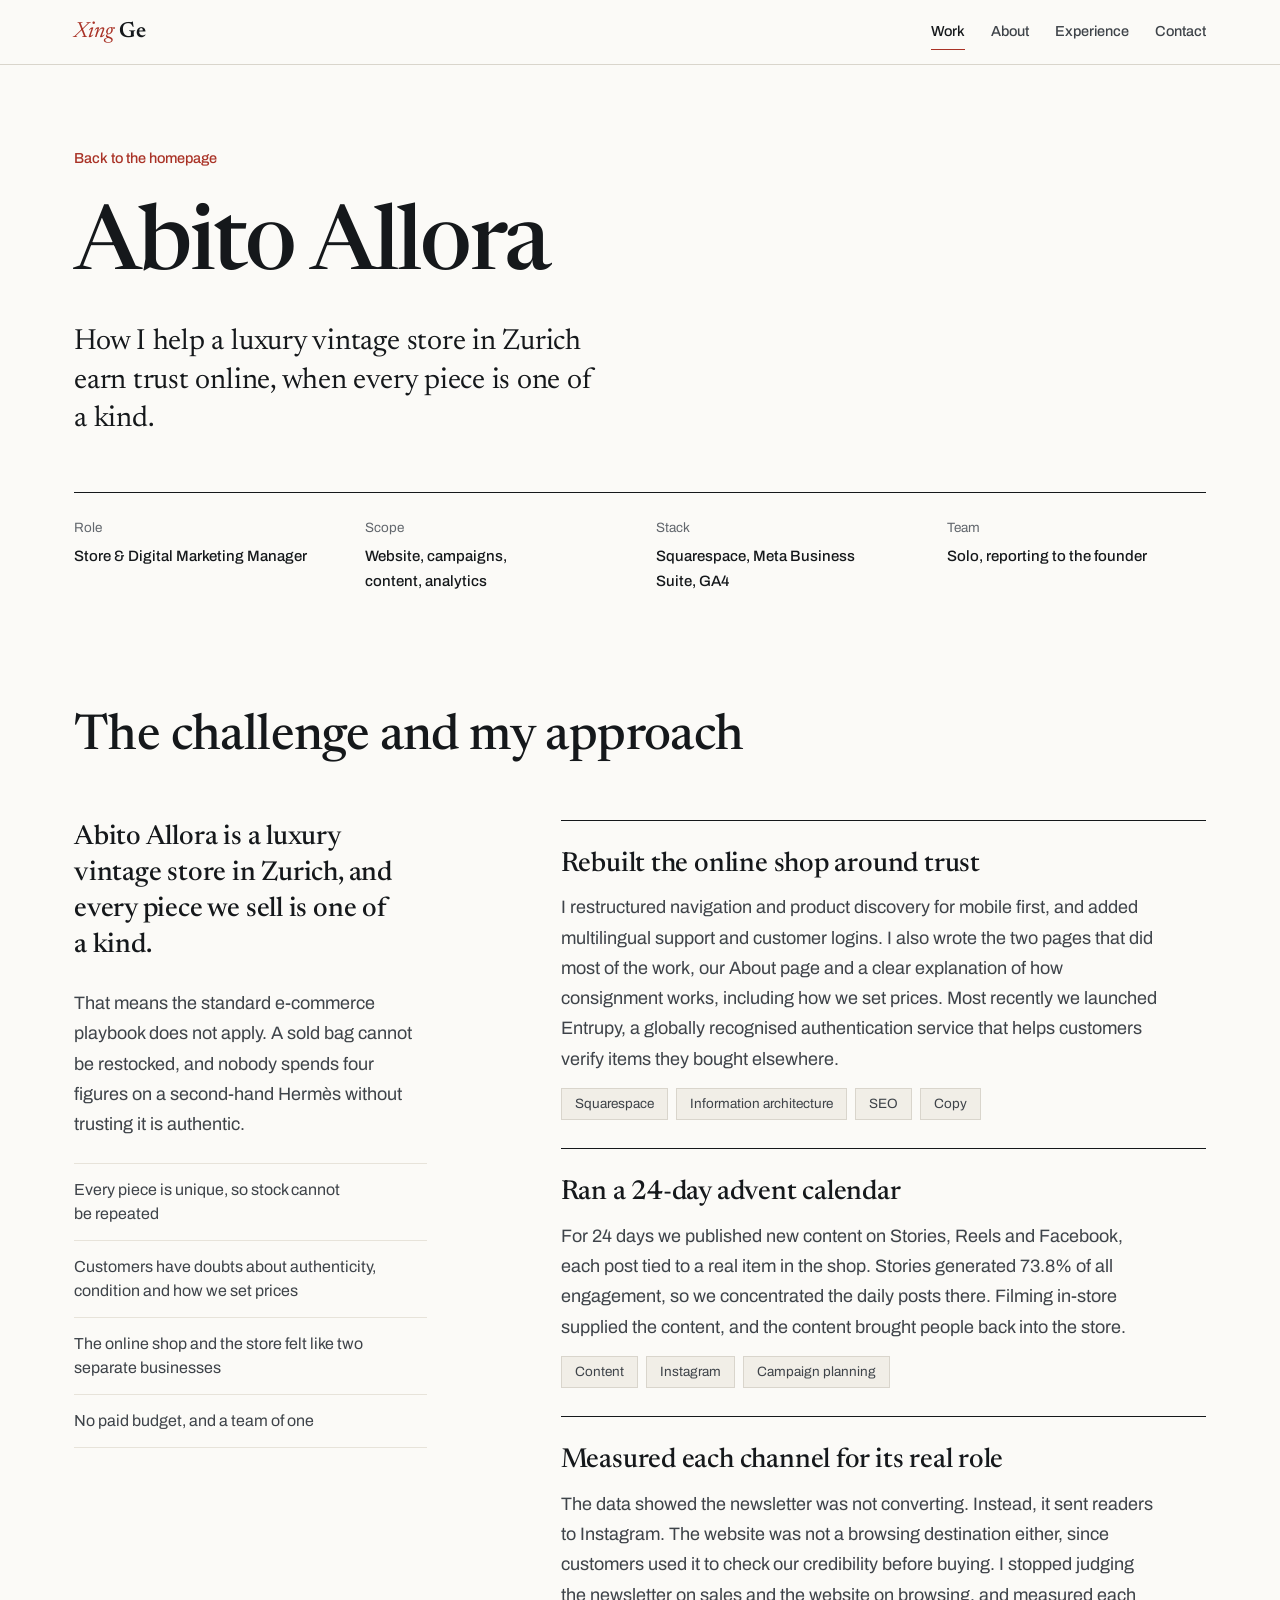
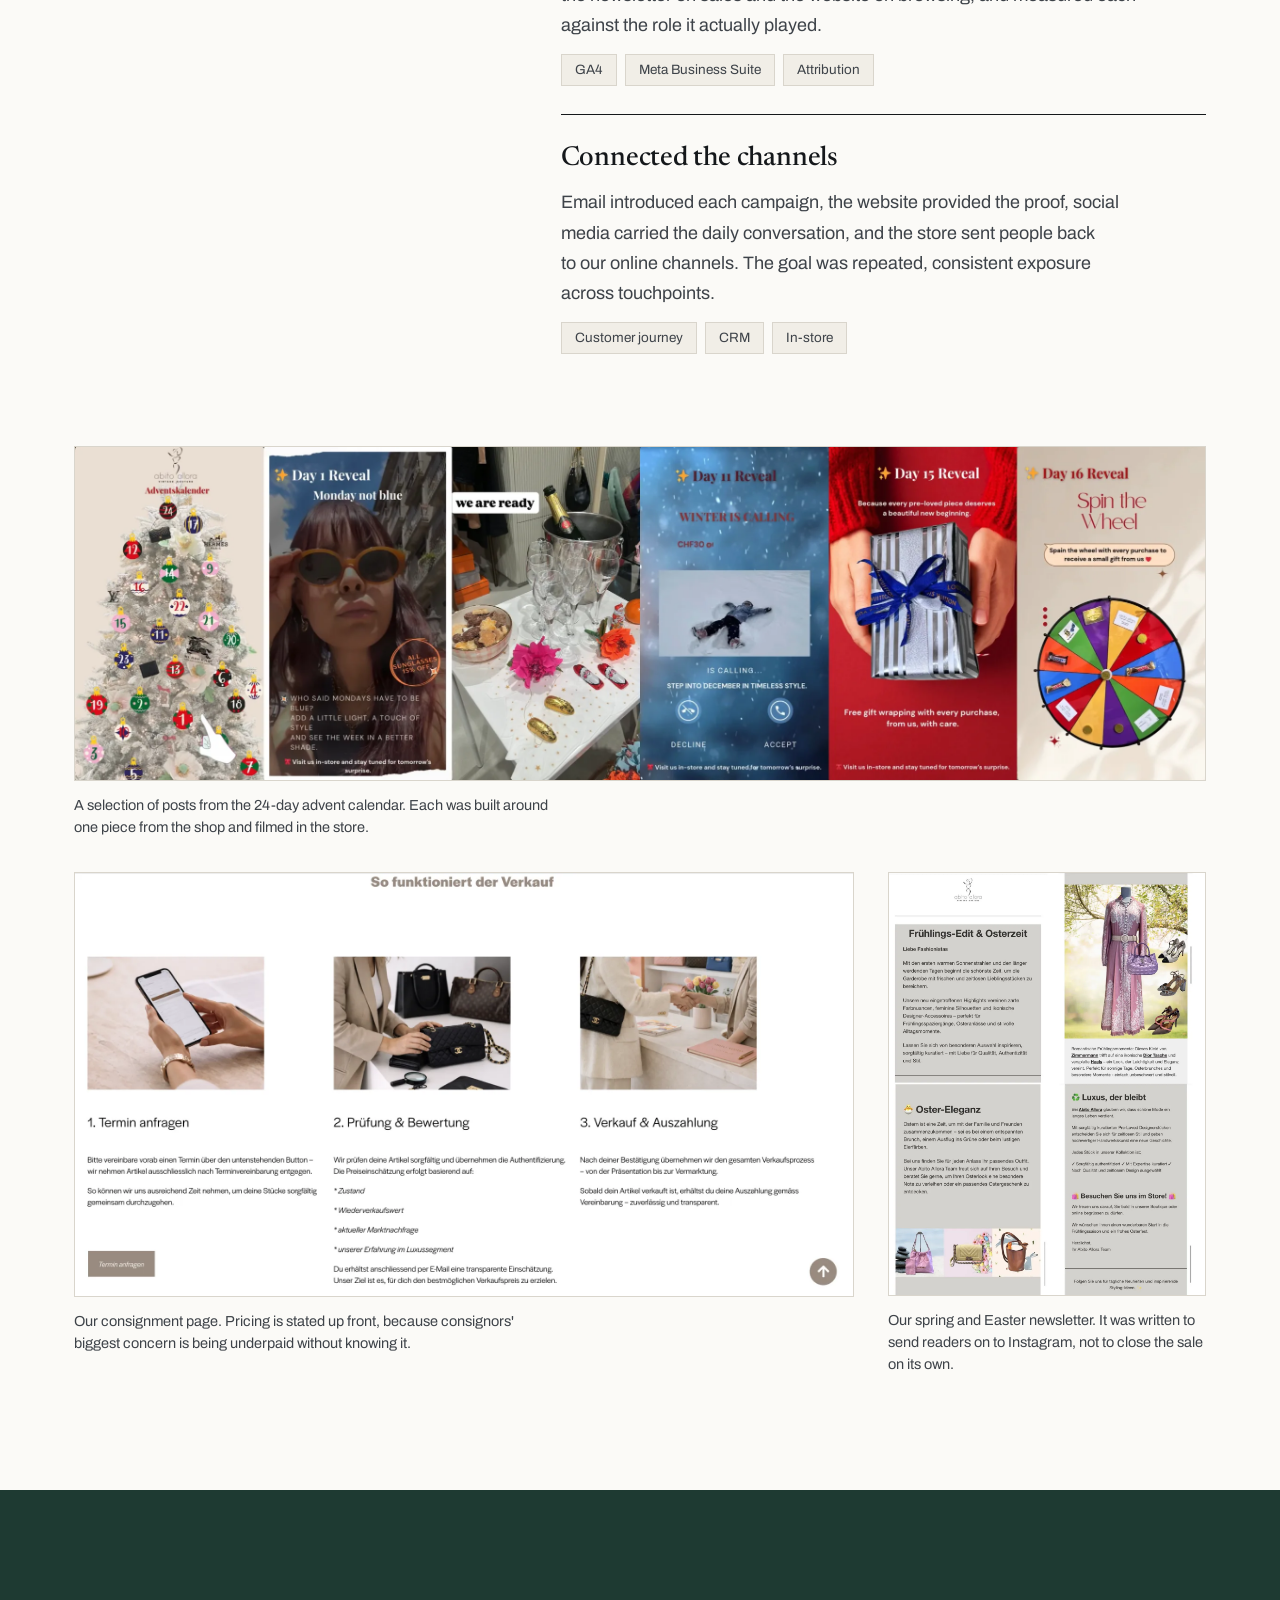
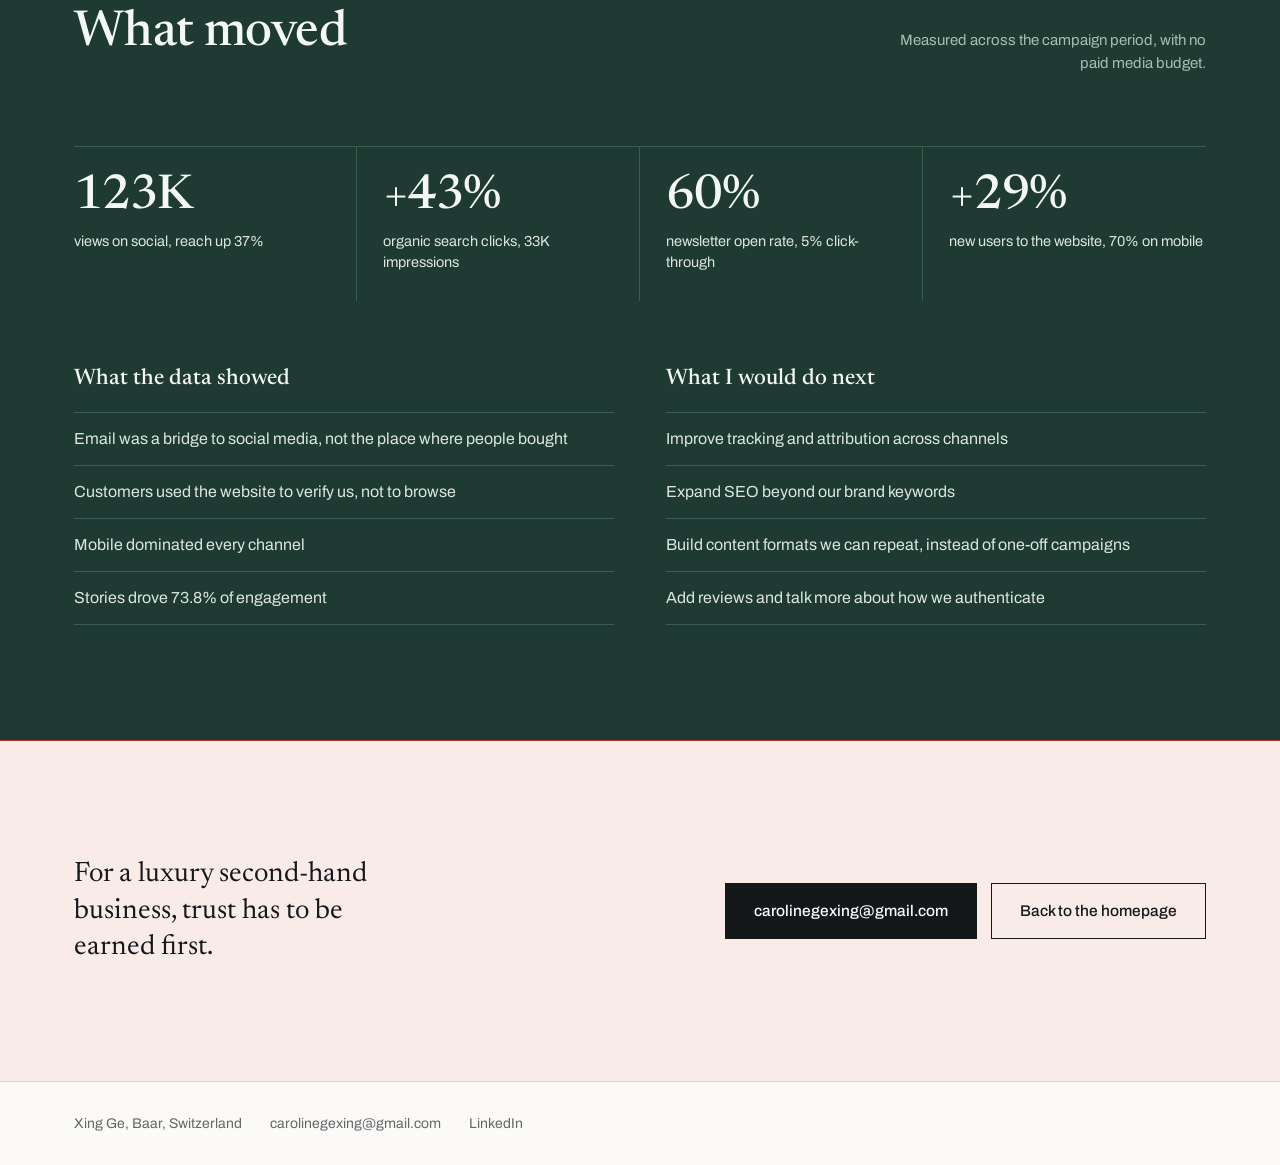
<file: work-abito-allora.html>
<!DOCTYPE html>
<html lang="en">
<head>
<meta charset="utf-8">
<meta name="viewport" content="width=device-width, initial-scale=1">
<script async src="https://www.googletagmanager.com/gtag/js?id=G-W28Z5XX5FZ"></script>
<script>
  window.dataLayer = window.dataLayer || [];
  function gtag(){dataLayer.push(arguments);}
  gtag('js', new Date());
  gtag('config', 'G-W28Z5XX5FZ');
</script>
<title>Abito Allora case study - Xing Ge</title>
<meta name="description" content="How I helped a luxury vintage store in Zurich earn trust online, with a Squarespace rebuild, a 24-day advent campaign and what the data showed. By Xing Ge.">

<meta property="og:type" content="article">
<meta property="og:title" content="Abito Allora case study - Xing Ge">
<meta property="og:description" content="How I help a luxury vintage store in Zurich earn trust online, when every piece is one of a kind.">
<meta property="og:url" content="https://gexing.online/work-abito-allora.html">
<meta property="og:image" content="https://gexing.online/assets/case-study/abito-homepage.png">
<meta name="twitter:card" content="summary_large_image">

<link rel="preconnect" href="https://fonts.googleapis.com">
<link rel="preconnect" href="https://fonts.gstatic.com" crossorigin>
<link href="https://fonts.googleapis.com/css2?family=Newsreader:ital,opsz,wght@0,6..72,300..700;1,6..72,300..600&family=Archivo:wght@400;500;600&family=Noto+Serif+SC:wght@400;600&display=swap" rel="stylesheet">
<link rel="stylesheet" href="styles.css">

<style>
/* ---------- case masthead ---------- */
.case-top{padding-top:clamp(44px,6vw,84px);padding-bottom:0}
.back{display:inline-block;font-size:14.5px;font-weight:500;text-decoration:none;
  color:var(--seal);margin-bottom:clamp(22px,3vw,34px)}
.back:hover{text-decoration:underline}
.case-top h1{font-family:var(--display);font-weight:500;color:var(--ink);
  font-size:clamp(38px,7vw,92px);line-height:1.0;letter-spacing:-.025em;margin:0;
  font-variation-settings:"opsz" 72}
.case-top .standfirst{font-family:var(--display);font-weight:400;color:var(--ink);
  font-size:clamp(20px,2.5vw,29px);line-height:1.34;letter-spacing:-.008em;
  max-width:34ch;margin:clamp(20px,3vw,30px) 0 0}
.case-top .spec{margin:clamp(34px,4.5vw,52px) 0 0;padding-top:24px;border-top:1px solid var(--ink);
  display:grid;grid-template-columns:repeat(4,1fr);gap:20px 32px;font-size:15px}
.case-top .spec dt{color:var(--ink-faint);margin-bottom:4px;font-size:13.5px}
.case-top .spec dd{margin:0;font-weight:500;color:var(--ink)}
@media(max-width:760px){.case-top .spec{grid-template-columns:1fr 1fr}}

/* ---------- results ---------- */
.results{background:var(--deep);color:var(--deep-text)}
.results .head h2{color:var(--deep-bright)}
.results .head .aside{color:var(--deep-aside)}
.rgrid{display:grid;grid-template-columns:repeat(4,1fr);gap:0;border-top:1px solid var(--deep-rule)}
.rgrid div{padding:26px 26px 28px 0;border-right:1px solid var(--deep-rule)}
.rgrid div:last-child{border-right:0;padding-right:0}
.rgrid div:not(:first-child){padding-left:26px}
.rgrid b{display:block;font-family:var(--display);font-weight:500;color:var(--deep-bright);
  font-size:clamp(30px,4vw,48px);line-height:1;letter-spacing:-.025em;font-variation-settings:"opsz" 48}
.rgrid span{display:block;margin-top:10px;font-size:14.5px;line-height:1.45}
@media(max-width:820px){
  .rgrid{grid-template-columns:1fr 1fr}
  .rgrid div{border-right:0;padding:22px 0;border-bottom:1px solid var(--deep-rule)}
  .rgrid div:not(:first-child){padding-left:0}
}
.takeaways{margin-top:clamp(40px,5vw,60px);display:grid;grid-template-columns:1fr 1fr;gap:clamp(30px,4vw,60px)}
.takeaways h3{color:var(--deep-bright);font-size:22px;margin:0 0 14px}
.results .plain-list li{border-color:var(--deep-rule)}
.results .plain-list li:last-child{border-bottom-color:var(--deep-rule)}
@media(max-width:760px){.takeaways{grid-template-columns:1fr}}

.next{display:flex;flex-wrap:wrap;gap:14px;align-items:center;justify-content:space-between}
.next p{margin:0;font-family:var(--display);color:var(--ink);font-size:clamp(21px,2.4vw,28px);
  line-height:1.3;max-width:24ch}
</style>
</head>
<body>

<a class="skip" href="#main">Skip to content</a>

<header class="masthead">
  <div class="wrap inner">
    <a class="logo" href="index.html"><em>Xing</em> Ge</a>
    <nav aria-label="Sections">
      <a href="index.html#work" aria-current="page">Work</a>
      <a href="index.html#about">About</a>
      <a href="index.html#experience">Experience</a>
      <a href="index.html#contact">Contact</a>
    </nav>
  </div>
</header>

<main id="main">

<!-- ========== TOP ========== -->
<section class="case-top">
  <div class="wrap">
    <a class="back" href="index.html">Back to the homepage</a>
    <h1>Abito Allora</h1>
    <p class="standfirst">How I help a luxury vintage store in Zurich earn trust online, when every piece is one of a kind.</p>
    <dl class="spec">
      <div><dt>Role</dt><dd>Store &amp; Digital Marketing Manager</dd></div>
      <div><dt>Scope</dt><dd>Website, campaigns, content, analytics</dd></div>
      <div><dt>Stack</dt><dd>Squarespace, Meta Business Suite, GA4</dd></div>
      <div><dt>Team</dt><dd>Solo, reporting to the founder</dd></div>
    </dl>
  </div>
</section>

<!-- ========== PROBLEM + APPROACH ========== -->
<section>
  <div class="wrap">
    <div class="head">
      <h2>The challenge and my approach</h2>
    </div>

    <div class="cols">
      <div class="col-problem">
        <p class="lede">Abito Allora is a luxury vintage store in Zurich, and every piece we sell is one of a kind.</p>
        <p style="margin:0 0 24px">That means the standard e-commerce playbook does not apply. A sold bag cannot be
          restocked, and nobody spends four figures on a second-hand Hermès without trusting it is authentic.</p>
        <ul class="plain-list">
          <li>Every piece is unique, so stock cannot be repeated</li>
          <li>Customers have doubts about authenticity, condition and how we set prices</li>
          <li>The online shop and the store felt like two separate businesses</li>
          <li>No paid budget, and a team of one</li>
        </ul>
      </div>

      <div class="col-approach">
        <div class="move">
          <h3>Rebuilt the online shop around trust</h3>
          <p>I restructured navigation and product discovery for mobile first, and added multilingual support and
            customer logins. I also wrote the two pages that did most of the work, our About page and a clear explanation
            of how consignment works, including how we set prices. Most recently we launched Entrupy, a globally
            recognised authentication service that helps customers verify items they bought elsewhere.</p>
          <ul class="tags"><li>Squarespace</li><li>Information architecture</li><li>SEO</li><li>Copy</li></ul>
        </div>

        <div class="move">
          <h3>Ran a 24-day advent calendar</h3>
          <p>For 24 days we published new content on Stories, Reels and Facebook, each post tied to a real item in the
            shop. Stories generated 73.8% of all engagement, so we concentrated the daily posts there. Filming in-store
            supplied the content, and the content brought people back into the store.</p>
          <ul class="tags"><li>Content</li><li>Instagram</li><li>Campaign planning</li></ul>
        </div>

        <div class="move">
          <h3>Measured each channel for its real role</h3>
          <p>The data showed the newsletter was not converting. Instead, it sent readers to Instagram. The website was
            not a browsing destination either, since customers used it to check our credibility before buying. I stopped
            judging the newsletter on sales and the website on browsing, and measured each against the role it actually
            played.</p>
          <ul class="tags"><li>GA4</li><li>Meta Business Suite</li><li>Attribution</li></ul>
        </div>

        <div class="move">
          <h3>Connected the channels</h3>
          <p>Email introduced each campaign, the website provided the proof, social media carried the daily
            conversation, and the store sent people back to our online channels. The goal was repeated, consistent exposure
            across touchpoints.</p>
          <ul class="tags"><li>Customer journey</li><li>CRM</li><li>In-store</li></ul>
        </div>
      </div>
    </div>

    <div class="figs">
      <figure class="wide">
        <div class="ph" data-label="Advent calendar campaign stories">
          <img src="/images/advent-calendar-strip.webp" alt="Six advent calendar Instagram stories, from the calendar tree to the day 16 reveal" width="2400" height="707" loading="lazy">
        </div>
        <figcaption>A selection of posts from the 24-day advent calendar. Each was built around one piece from the shop and filmed in the store.</figcaption>
      </figure>
      <figure>
        <div class="ph" data-label="The consignment page">
          <img src="/assets/case-study/abito-sell-process.webp" alt="The Sell With Us consignment page" width="1800" height="978" loading="lazy">
        </div>
        <figcaption>Our consignment page. Pricing is stated up front, because consignors' biggest concern is being underpaid without knowing it.</figcaption>
      </figure>
      <figure>
        <div class="ph" data-label="The spring and Easter newsletter">
          <img src="/images/newsletter-screenshot.webp" alt="The spring and Easter edition of the Abito Allora newsletter, in German" width="1200" height="1600" loading="lazy">
        </div>
        <figcaption>Our spring and Easter newsletter. It was written to send readers on to Instagram, not to close the sale on its own.</figcaption>
      </figure>
    </div>
  </div>
</section>

<!-- ========== RESULTS ========== -->
<section class="results">
  <div class="wrap">
    <div class="head">
      <h2>What moved</h2>
      <p class="aside">Measured across the campaign period, with no paid media budget.</p>
    </div>

    <div class="rgrid">
      <div><b>123K</b><span>views on social, reach up 37%</span></div>
      <div><b>+43%</b><span>organic search clicks, 33K impressions</span></div>
      <div><b>60%</b><span>newsletter open rate, 5% click-through</span></div>
      <div><b>+29%</b><span>new users to the website, 70% on mobile</span></div>
    </div>

    <div class="takeaways">
      <div>
        <h3>What the data showed</h3>
        <ul class="plain-list">
          <li>Email was a bridge to social media, not the place where people bought</li>
          <li>Customers used the website to verify us, not to browse</li>
          <li>Mobile dominated every channel</li>
          <li>Stories drove 73.8% of engagement</li>
        </ul>
      </div>
      <div>
        <h3>What I would do next</h3>
        <ul class="plain-list">
          <li>Improve tracking and attribution across channels</li>
          <li>Expand SEO beyond our brand keywords</li>
          <li>Build content formats we can repeat, instead of one-off campaigns</li>
          <li>Add reviews and talk more about how we authenticate</li>
        </ul>
      </div>
    </div>
  </div>
</section>

<!-- ========== NEXT ========== -->
<section class="contact">
  <div class="wrap next">
    <p>For a luxury second-hand business, trust has to be earned first.</p>
    <div class="links">
      <a class="btn btn-solid" href="mailto:carolinegexing@gmail.com">carolinegexing@gmail.com</a>
      <a class="btn btn-ghost" href="index.html">Back to the homepage</a>
    </div>
  </div>
</section>

</main>

<footer>
  <div class="wrap inner">
    <span>Xing Ge, Baar, Switzerland</span>
    <a href="mailto:carolinegexing@gmail.com">carolinegexing@gmail.com</a>
    <a href="https://www.linkedin.com/in/xing-ge-494a9a179/" target="_blank" rel="noopener noreferrer">LinkedIn</a>
  </div>
</footer>

<script>
document.querySelectorAll('.ph img').forEach(function(img){
  var fail=function(){img.classList.add('is-missing');};
  img.addEventListener('error',fail);
  if(img.complete&&img.naturalWidth===0)fail();
});
</script>

</body>
</html>
</file>
<file: styles.css>
/* ============================================================
   Xing Ge - shared styles
   Used by index.html and work-abito-allora.html
   ============================================================ */

:root{
  --paper:#FBFAF7;
  --paper-warm:#F1EEE7;
  --ink:#15181B;
  --ink-soft:#3E4349;
  --ink-faint:#62676D;     /* 5.5:1 on paper, 4.9:1 on paper-warm */
  --rule:#D9D5CC;
  --rule-soft:#E7E3DA;

  --seal:#A93226;          /* cinnabar accent */
  --seal-wash:#F8EBE8;
  --deep:#1E3A32;          /* deep pine, the lacquer green against the seal red */       
  --deep-text:#DCE6E0;     /* 9.4:1 on the green */
  --deep-bright:#F4F8F5;   /* 17:1 */
  --deep-rule:#3C5C52;
  --deep-idx:#E2C99C;      /* champagne, 7.5:1 */
  --deep-aside:#A8BDB3;    /* 6.1:1 */

  --display:"Newsreader",Georgia,"Times New Roman",serif;
  --body:"Archivo","Helvetica Neue",Arial,sans-serif;
  --han:"Noto Serif SC",serif;

  --gutter:clamp(20px,5vw,72px);
  --measure:66ch;
}

*,*::before,*::after{box-sizing:border-box}
html{-webkit-text-size-adjust:100%;scroll-behavior:smooth}
@media (prefers-reduced-motion:reduce){
  html{scroll-behavior:auto}
  *{animation:none!important;transition:none!important}
}
body{
  margin:0;background:var(--paper);color:var(--ink-soft);
  font-family:var(--body);font-size:18px;line-height:1.68;
  -webkit-font-smoothing:antialiased;text-rendering:optimizeLegibility;
}
img{max-width:100%;display:block}
p,li,dd,figcaption{text-wrap:pretty}
h1,h2,h3,h4{text-wrap:balance}
a{color:inherit}
:focus-visible{outline:2px solid var(--seal);outline-offset:3px}
::selection{background:var(--seal);color:#fff}

/* Serif only at 21px and up, where it stays easy to read.
   Everything at reading size is set in the sans. */
h1,h2,h3,h4,.brand,.lede,.stat b,.contact h2{
  font-family:var(--display);font-weight:500;color:var(--ink);
  font-variation-settings:"opsz" 40;
}

.wrap{max-width:1260px;margin:0 auto;padding-inline:var(--gutter)}
.rule{border:0;border-top:1px solid var(--rule);margin:0}
section{padding-block:clamp(66px,9vw,124px)}

.head{display:flex;align-items:baseline;gap:18px;margin-bottom:clamp(34px,5vw,56px)}
.head .idx{
  font-family:var(--body);font-size:13px;font-weight:600;letter-spacing:.04em;
  color:var(--seal);flex:none;padding-top:.35em;
}
.head h2{font-size:clamp(31px,4.4vw,50px);line-height:1.08;letter-spacing:-.012em;margin:0;text-wrap:balance}
.head .aside{margin-left:auto;max-width:34ch;font-size:15px;line-height:1.55;color:var(--ink-faint);text-align:right}
@media(max-width:820px){
  .head{flex-wrap:wrap}
  .head .aside{margin-left:0;text-align:left;max-width:none;flex-basis:100%;margin-top:12px}
}

/* ---------- skip link ---------- */
.skip{position:absolute;left:var(--gutter);top:-60px;z-index:100;padding:10px 18px;
  background:var(--ink);color:var(--paper);font-size:15px;font-weight:500;text-decoration:none}
.skip:focus{top:12px}

/* ---------- masthead ---------- */
.masthead{
  position:sticky;top:0;z-index:50;
  background:rgba(251,250,247,.93);backdrop-filter:blur(10px);
  border-bottom:1px solid var(--rule);
}
.masthead .inner{display:flex;align-items:center;gap:24px;height:64px}
.logo{font-family:var(--display);font-size:22px;font-weight:600;text-decoration:none;color:var(--ink);flex:none}
.logo em{font-style:italic;font-weight:400;color:var(--seal)}
.masthead nav{margin-left:auto;display:flex;gap:26px;overflow-x:auto;scrollbar-width:none;-ms-overflow-style:none}
.masthead nav::-webkit-scrollbar{display:none}
.masthead nav a{
  font-size:14.5px;font-weight:500;text-decoration:none;color:var(--ink-soft);
  white-space:nowrap;padding-block:5px;border-bottom:1.5px solid transparent;
  transition:border-color .15s,color .15s;
}
.masthead nav a:hover,.masthead nav a[aria-current]{color:var(--ink);border-bottom-color:var(--seal)}
@media(max-width:900px){.masthead .inner{gap:14px}.masthead nav{gap:18px;margin-left:14px}.masthead nav a{font-size:13.5px}}
@media(max-width:600px){.logo{font-size:19px}.masthead nav{gap:14px}}
@media(max-width:360px){.masthead nav{gap:11px}.masthead nav a{font-size:13px}}

/* ---------- image placeholder ---------- */
.ph{position:relative;background:var(--paper-warm);overflow:hidden}
.ph::after{
  content:attr(data-label);position:absolute;inset:0;z-index:0;
  display:flex;align-items:center;justify-content:center;padding:20px;text-align:center;
  font-size:13px;line-height:1.5;color:var(--ink-faint);
  background-image:repeating-linear-gradient(45deg,transparent 0 11px,rgba(169,50,38,.05) 11px 22px);
}
.ph img{position:relative;z-index:1}
.ph img.is-missing{display:none}

/* ---------- proof band ---------- */
.proof{
  margin-top:clamp(52px,7vw,88px);
  border-top:1px solid var(--ink);border-bottom:1px solid var(--rule);
  background:var(--paper-warm);
}
.proof .wrap{display:grid;grid-template-columns:repeat(4,1fr);padding-inline:0}
.stat{padding:clamp(24px,3.2vw,36px) clamp(18px,2.4vw,30px);border-right:1px solid var(--rule)}
.stat:first-child{padding-left:var(--gutter)}
.stat:last-child{border-right:0;padding-right:var(--gutter)}
.stat b{display:block;font-size:clamp(33px,5vw,58px);line-height:1;letter-spacing:-.025em;font-variation-settings:"opsz" 60}
.stat span{display:block;margin-top:10px;font-size:14px;line-height:1.45;color:var(--ink-soft);max-width:21ch}
@media(max-width:780px){
  .proof .wrap{grid-template-columns:1fr 1fr}
  .stat{padding-inline:var(--gutter)}
  .stat:nth-child(2n){border-right:0}
  .stat:nth-child(-n+2){border-bottom:1px solid var(--rule)}
}

/* ---------- shared text bits ---------- */
.lede{font-size:clamp(21px,2.4vw,27px);line-height:1.34;margin:0 0 24px;letter-spacing:-.008em}
.plain-list{list-style:none;margin:0;padding:0}
.plain-list li{padding:14px 0;border-top:1px solid var(--rule-soft);font-size:16px;line-height:1.5}
.plain-list li:last-child{border-bottom:1px solid var(--rule-soft)}
.plain-list strong{display:block;margin-bottom:3px;color:var(--ink);font-weight:600}
.tags{display:flex;flex-wrap:wrap;gap:8px;margin:0;padding:0;list-style:none}
.tags li{font-size:13.5px;line-height:1.5;color:var(--ink-soft);padding:5px 13px;background:var(--paper-warm);border:1px solid var(--rule)}


/* ---------- case study blocks (used on the homepage and the case study page) ---------- */
.case-hero{display:grid;grid-template-columns:1.05fr 1fr;border:1px solid var(--ink);
  margin-bottom:clamp(44px,6vw,72px)}
.case-hero .ph{min-height:350px}
.case-hero .ph img{width:100%;height:100%;object-fit:cover}
.case-hero .body{padding:clamp(26px,3.4vw,46px);display:flex;flex-direction:column}
.case-hero h3{font-size:clamp(28px,3.5vw,42px);line-height:1.06;letter-spacing:-.018em;margin:0 0 10px}
.case-hero h3 a{text-decoration:none;border-bottom:2px solid var(--seal);padding-bottom:2px}
.case-hero h3 a:hover{color:var(--seal)}
.case-hero .role{font-size:14.5px;font-weight:600;color:var(--seal);margin:0 0 18px}
.case-hero .body p{margin:0 0 18px;max-width:45ch}
.case-hero .spec{margin-top:auto;padding-top:22px;border-top:1px solid var(--rule);
  display:grid;grid-template-columns:1fr 1fr;gap:16px 24px;font-size:14.5px}
.case-hero .spec dt{color:var(--ink-faint);margin-bottom:3px;font-size:13.5px}
.case-hero .spec dd{margin:0;font-weight:500;color:var(--ink)}
@media(max-width:880px){.case-hero{grid-template-columns:1fr}.case-hero .ph{min-height:250px}}

.cols{display:grid;grid-template-columns:repeat(12,1fr);gap:36px;align-items:start}
.col-problem{grid-column:1/5}
.col-approach{grid-column:6/13}
@media(max-width:920px){.cols{grid-template-columns:minmax(0,1fr);gap:28px}.col-problem,.col-approach{grid-column:auto}}

.move{padding:28px 0;border-top:1px solid var(--ink)}
.move h3{font-family:var(--display);font-weight:500;color:var(--ink);
  font-size:clamp(21px,2.3vw,27px);line-height:1.18;margin:0 0 12px;letter-spacing:-.008em}
.move p{margin:0 0 14px;max-width:60ch}

/* Second row: columns sized so a landscape screenshot (1.84:1) and a
   portrait one (3:4) come out the same height. */
.figs{display:grid;grid-template-columns:2.45fr 1fr;gap:34px;margin-top:clamp(44px,5vw,64px);align-items:start}
.figs figure{margin:0}
.figs .ph{border:1px solid var(--rule);min-height:210px}
.figs .ph img{width:100%;height:auto}
.figs figcaption{margin-top:13px;font-size:14.5px;line-height:1.52;max-width:60ch}
.figs .wide{grid-column:1/3}
.figs .wide .ph{min-height:0}
@media(max-width:780px){.figs{grid-template-columns:1fr}.figs .wide{grid-column:auto}}

.case-cta{margin-top:clamp(40px,5vw,58px);padding-top:28px;border-top:1px solid var(--ink);
  display:flex;flex-wrap:wrap;gap:16px 28px;align-items:center;justify-content:space-between}
.case-cta p{margin:0;max-width:46ch;font-size:16px}

/* ---------- buttons ---------- */
.btn{display:inline-block;text-decoration:none;font-size:15.5px;font-weight:500;
  padding:14px 28px;border:1px solid var(--ink);color:var(--ink);transition:background .15s,color .15s,border-color .15s}
.btn-solid{background:var(--ink);color:var(--paper)}
.btn-solid:hover{background:var(--seal);border-color:var(--seal)}
.btn-ghost:hover{background:var(--ink);color:var(--paper)}

/* ---------- contact ---------- */
.contact{background:var(--seal-wash);border-top:1px solid var(--seal)}
.contact h2{font-size:clamp(31px,5.2vw,62px);line-height:1.06;letter-spacing:-.02em;margin:0 0 22px;max-width:17ch}
.contact p{max-width:50ch;margin:0 0 34px}
.contact .links{display:flex;flex-wrap:wrap;gap:14px}

footer{padding:30px 0;border-top:1px solid var(--rule);font-size:14px;color:var(--ink-faint)}
footer .inner{display:flex;flex-wrap:wrap;gap:12px 28px;align-items:center}
footer a{text-decoration:none}
footer a:hover{color:var(--ink)}
@media(max-width:700px){footer .set{display:none}}

@media print{
  .masthead,.contact .links,.back{display:none}
  body{background:#fff;font-size:11pt}
  section{padding-block:18pt}
}
</file>
